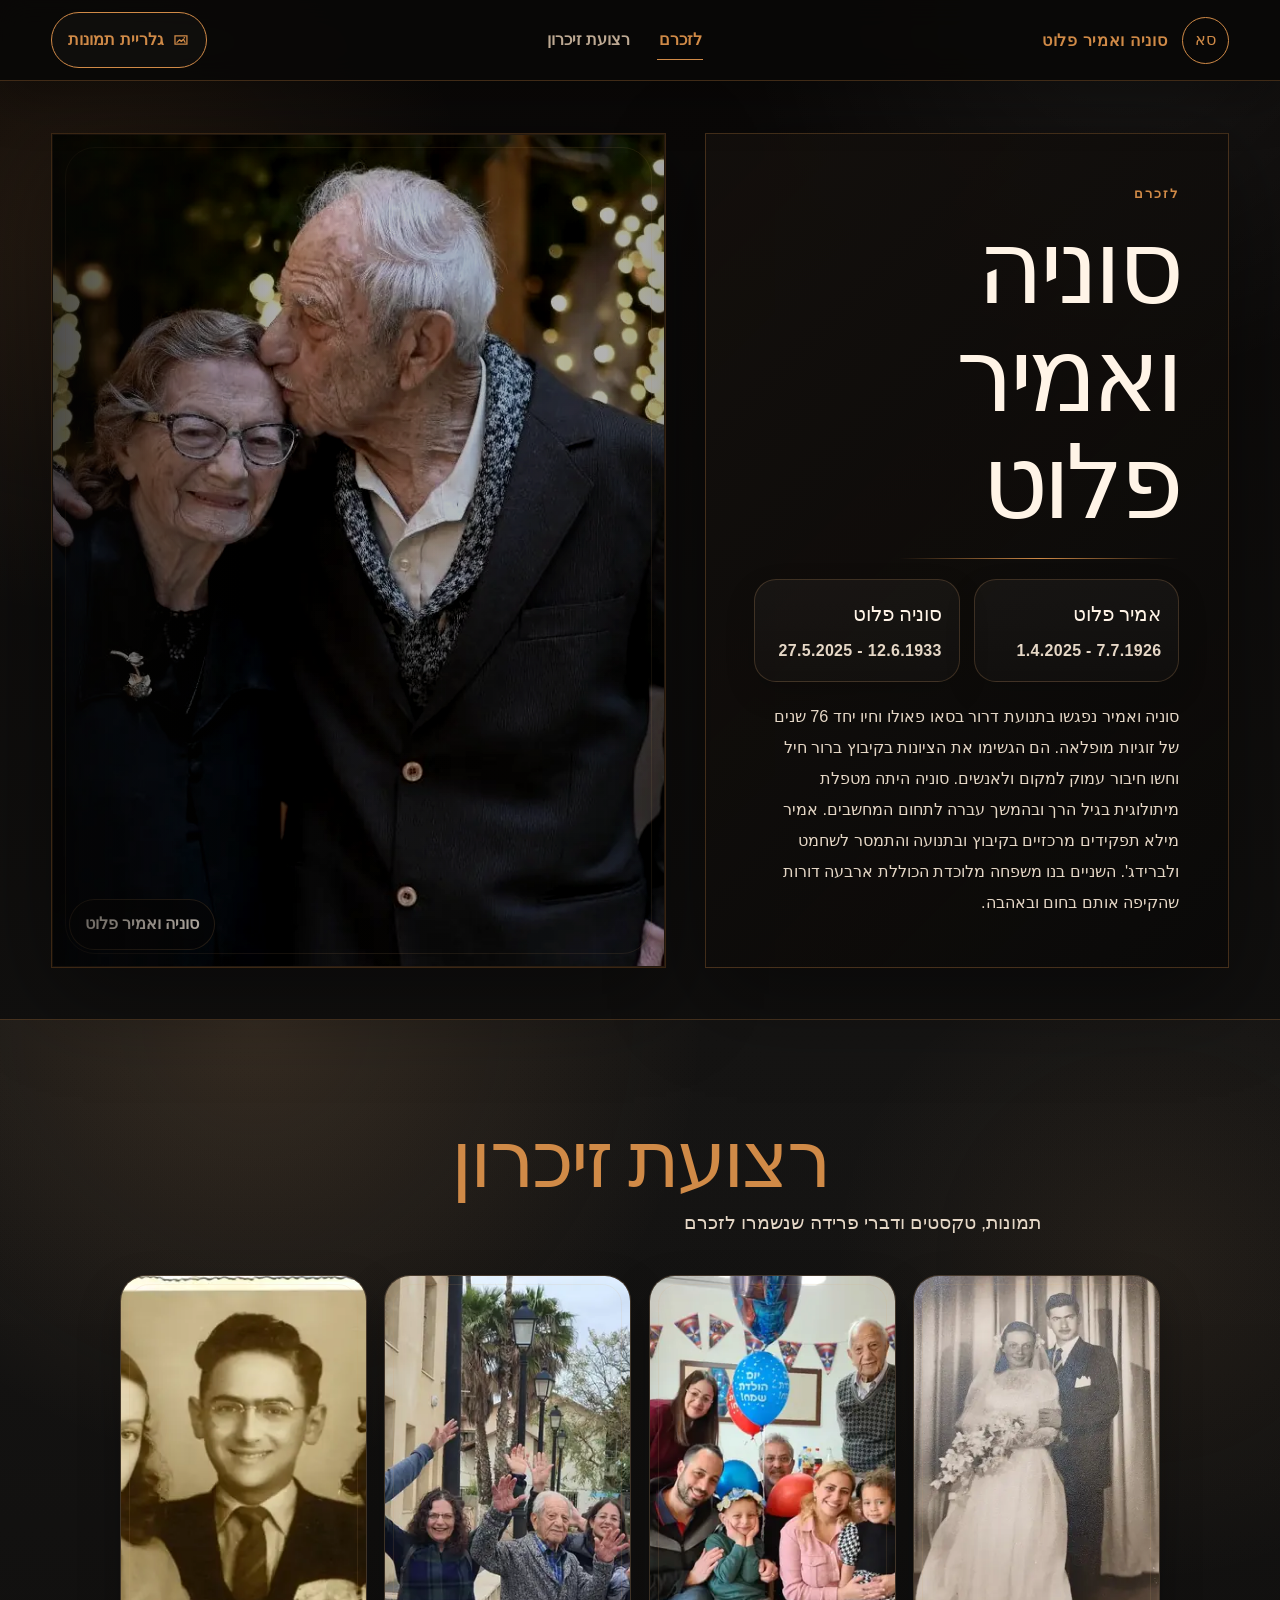
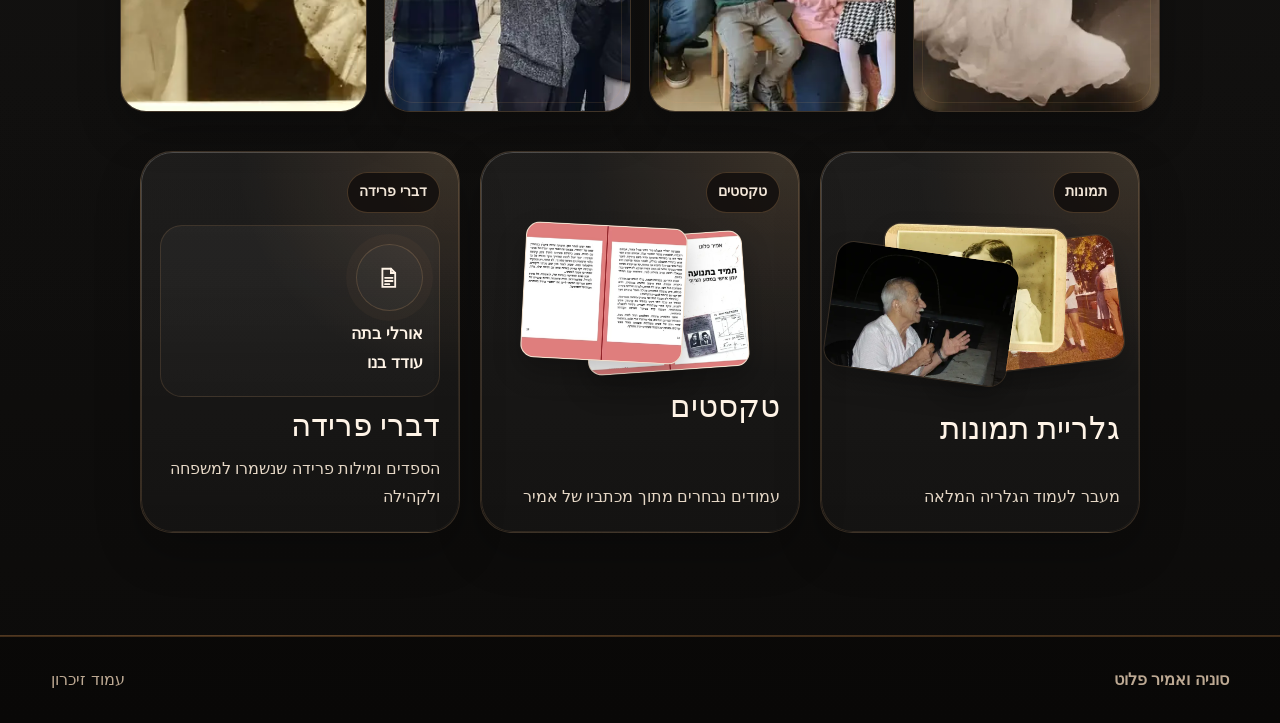
<file: index.html>
<!DOCTYPE html>
<html dir="rtl" lang="he">
<head>
  <meta charset="utf-8"/>
  <meta name="viewport" content="width=device-width, initial-scale=1"/>
  <title>סוניה ואמיר פלוט — עמוד זיכרון</title>
  <meta name="description" content="סוניה ואמיר נפגשו בתנועת דרור בסאו פאולו וחיו יחד 76 שנים של זוגיות מופלאה. הם הגשימו את הציונות בקיבוץ ברור חיל וחשו חיבור עמוק למקום ולאנשים."/>
  <meta property="og:type" content="website" />
  <meta property="og:title" content="סוניה ואמיר פלוט — עמוד זיכרון" />
  <meta property="og:description" content="סוניה ואמיר נפגשו בתנועת דרור בסאו פאולו וחיו יחד 76 שנים של זוגיות מופלאה. הם הגשימו את הציונות בקיבוץ ברור חיל." />
  <meta property="og:image" content="https://chengolz.github.io/gersh123/assets/shared-webp/photo-24.webp" />
  <meta property="og:url" content="https://chengolz.github.io/gersh123/index.html" />
  <meta name="twitter:card" content="summary_large_image" />
  <meta name="twitter:title" content="סוניה ואמיר פלוט — עמוד זיכרון" />
  <meta name="twitter:description" content="סוניה ואמיר נפגשו בתנועת דרור בסאו פאולו וחיו יחד 76 שנים של זוגיות מופלאה. הם הגשימו את הציונות בקיבוץ ברור חיל." />
  <meta name="twitter:image" content="https://chengolz.github.io/gersh123/assets/shared-webp/photo-24.webp" />
  <link rel="stylesheet" href="assets/css/site.css"/>
  <script defer src="assets/js/site.js"></script>
</head>
<body class="theme-museum final-black-page">
<div class="site-shell">
  <a class="skip-link" href="#main">דילוג לתוכן המרכזי</a>
  <header class="site-header">
    <a class="brand" href="index.html" aria-label="דף הבית">
      <span class="brand-mark">סא</span>
      <span>סוניה ואמיר פלוט</span>
    </a>
    <nav class="site-nav" aria-label="ניווט ראשי">
      <a href="#hero" class="is-active">לזכרם</a>
      <a href="#ribbon">רצועת זיכרון</a>
    </nav>
    <a class="header-cta" href="gallery.html">
      <svg aria-hidden="true" focusable="false" viewBox="0 0 24 24"><path d="M4 6.5h16v11H4z" fill="none" stroke="currentColor" stroke-width="1.7"></path><path d="m6.7 15.2 3.5-3.4 2.3 2.2 2.8-3 2.1 4.2" fill="none" stroke="currentColor" stroke-linecap="round" stroke-linejoin="round" stroke-width="1.7"></path><circle cx="16.6" cy="9.2" fill="currentColor" r="1.1"></circle></svg>
      גלריית תמונות
    </a>
  </header>

  <main id="main" tabindex="-1">
    <section class="museum-hero hero-clean" id="hero" aria-labelledby="hero-title">
      <div class="museum-copy">
        <p class="eyebrow">לזכרם</p>
        <h1 id="hero-title">סוניה ואמיר פלוט</h1>
        <div aria-hidden="true" class="gold-line"></div>
        <div class="date-pair hero-dates-first">
          <div class="date-chip"><strong>אמיר פלוט</strong><span>7.7.1926 - 1.4.2025</span></div>
          <div class="date-chip"><strong>סוניה פלוט</strong><span>12.6.1933 - 27.5.2025</span></div>
        </div>
        <p class="lead unified-lead">סוניה ואמיר נפגשו בתנועת דרור בסאו פאולו וחיו יחד 76 שנים של זוגיות מופלאה. הם הגשימו את הציונות בקיבוץ ברור חיל וחשו חיבור עמוק למקום ולאנשים. סוניה היתה מטפלת מיתולוגית בגיל הרך ובהמשך עברה לתחום המחשבים. אמיר מילא תפקידים מרכזיים בקיבוץ ובתנועה והתמסר לשחמט ולברידג'. השניים בנו משפחה מלוכדת הכוללת ארבעה דורות שהקיפה אותם בחום ובאהבה.</p>
      </div>
      <div class="museum-cover">
        <figure class="photo-cover hero-photo ornate-frame" data-full="assets/shared-webp/photo-24.webp">
          <img src="assets/shared-webp/photo-24.webp" alt="סוניה ואמיר יחד" width="1275" height="866" loading="eager" decoding="async"/>
          <figcaption class="caption-pill">סוניה ואמיר פלוט</figcaption>
        </figure>
</div>
    </section>

    <section id="ribbon" class="section ribbon-cards-section memory-hub-section" aria-labelledby="ribbon-title">
      <div class="container">
        <div class="section-heading">
          <h2 id="ribbon-title" class="section-title">רצועת זיכרון</h2>
          <p class="section-note">תמונות, טקסטים ודברי פרידה שנשמרו לזכרם</p>
        </div>
        <div class="memory-strip-photos" aria-label="תמונות נבחרות מתוך האלבום">
          <figure class="memory-photo-small ornate-frame photo-cover" data-full="assets/shared-webp/photo-14.webp">
            <img src="assets/thumbs-webp/photo-14.webp" alt="תמונת חתונה של סוניה ואמיר" width="360" height="640" loading="lazy" decoding="async"/>
          </figure>
          <figure class="memory-photo-small ornate-frame photo-cover" data-full="assets/shared-webp/photo-11.webp">
            <img src="assets/thumbs-webp/photo-11.webp" alt="מפגש משפחתי רחב" width="640" height="480" loading="lazy" decoding="async"/>
          </figure>
          <figure class="memory-photo-small ornate-frame photo-cover" data-full="assets/shared-webp/photo-17.webp">
            <img src="assets/thumbs-webp/photo-17.webp" alt="משפחה מטיילת יחד" width="640" height="480" loading="lazy" decoding="async"/>
          </figure>
          <figure class="memory-photo-small ornate-frame photo-cover" data-full="assets/shared-webp/photo-19.webp">
            <img src="assets/thumbs-webp/photo-19.webp" alt="דיוקן משפחתי ישן" width="640" height="443" loading="lazy" decoding="async"/>
          </figure>
        </div>

        <div class="memory-actions-center">
          <a class="memory-tile action-tile" href="gallery.html">
            <span class="tile-topper">תמונות</span>
            <span class="tile-icon-stack">
              <img src="assets/thumbs-webp/photo-18.webp" alt="" width="640" height="464" loading="lazy" decoding="async"/>
              <img src="assets/thumbs-webp/photo-20.webp" alt="" width="640" height="435" loading="lazy" decoding="async"/>
              <img src="assets/thumbs-webp/photo-21.webp" alt="" width="640" height="480" loading="lazy" decoding="async"/>
            </span>
            <span class="tile-title">גלריית תמונות</span>
            <span class="tile-text">מעבר לעמוד הגלריה המלאה</span>
          </a>

          <button type="button" class="memory-tile action-tile" data-modal-target="texts-modal" aria-controls="texts-modal" aria-expanded="false">
            <span class="tile-topper">טקסטים</span>
            <span class="writing-preview-stack" aria-hidden="true">
              <img src="assets/thumbs-webp/photo-25.webp" alt="" width="640" height="443" loading="lazy" decoding="async"/>
              <img src="assets/thumbs-webp/photo-26.webp" alt="" width="640" height="443" loading="lazy" decoding="async"/>
            </span>
            <span class="tile-title">טקסטים</span>
            <span class="tile-text">עמודים נבחרים מתוך מכתביו של אמיר</span>
          </button>

          <button type="button" class="memory-tile action-tile" data-modal-target="farewell-modal" aria-controls="farewell-modal" aria-expanded="false">
            <span class="tile-topper">דברי פרידה</span>
            <span class="doc-preview doc-preview-card">
              <span class="doc-preview-ico"><svg aria-hidden="true" focusable="false" viewBox="0 0 24 24"><path d="M6 3.5h8l4 4v13H6z" fill="none" stroke="currentColor" stroke-width="1.7"></path><path d="M14 3.5v4h4M8.5 12h7M8.5 15h7M8.5 18h4" fill="none" stroke="currentColor" stroke-linecap="round" stroke-width="1.7"></path></svg></span>
              <span>אורלי בתה<br/>עודד בנו</span>
            </span>
            <span class="tile-title">דברי פרידה</span>
            <span class="tile-text">הספדים ומילות פרידה שנשמרו למשפחה ולקהילה</span>
          </button>
        </div>
      </div>
    </section>
  </main>

  <footer class="footer">
    <div class="footer-inner">
      <strong>סוניה ואמיר פלוט</strong>
      <span>עמוד זיכרון</span>
    </div>
  </footer>
  <div class="memory-modal" id="texts-modal" hidden aria-hidden="true">
    <div class="memory-modal-dialog" role="dialog" aria-modal="true" aria-labelledby="texts-title">
      <button type="button" class="memory-modal-close" data-modal-close aria-label="סגירה"><svg aria-hidden="true" fill="none" viewBox="0 0 24 24"><path d="M6 6l12 12M18 6 6 18" stroke="currentColor" stroke-linecap="round" stroke-width="2"></path></svg></button>
      <div class="memory-modal-head"><h3 id="texts-title">טקסטים</h3></div>
      <div class="memory-modal-grid writings-modal-grid">
        <figure class="photo-frame photo-contain ornate-frame writing-card" data-full="assets/shared-webp/photo-25.webp"><img src="assets/thumbs-webp/photo-25.webp" alt="מכתביו עמוד ראשון" width="640" height="443" loading="lazy" decoding="async"/><figcaption class="caption-bar"><strong>מכתביו</strong><span>עמוד ראשון</span></figcaption></figure>
        <figure class="photo-frame photo-contain ornate-frame writing-card" data-full="assets/shared-webp/photo-26.webp"><img src="assets/thumbs-webp/photo-26.webp" alt="מכתביו עמוד שני" width="640" height="443" loading="lazy" decoding="async"/><figcaption class="caption-bar"><strong>מכתביו</strong><span>עמוד שני</span></figcaption></figure>
      </div>
    </div>
  </div>

  <div class="memory-modal" id="farewell-modal" hidden aria-hidden="true">
    <div class="memory-modal-dialog" role="dialog" aria-modal="true" aria-labelledby="farewell-title">
      <button type="button" class="memory-modal-close" data-modal-close aria-label="סגירה"><svg aria-hidden="true" fill="none" viewBox="0 0 24 24"><path d="M6 6l12 12M18 6 6 18" stroke="currentColor" stroke-linecap="round" stroke-width="2"></path></svg></button>
      <div class="memory-modal-head"><h3 id="farewell-title">דברי פרידה</h3></div>
      <div class="memory-modal-grid doc-grid modal-doc-grid">
        <a class="doc-card refined-card" href="assets/docs/farewell-sonia.pdf" target="_blank" rel="noopener noreferrer">
          <span class="doc-ico"><svg aria-hidden="true" focusable="false" viewBox="0 0 24 24"><path d="M6 3.5h8l4 4v13H6z" fill="none" stroke="currentColor" stroke-width="1.7"></path><path d="M14 3.5v4h4M8.5 12h7M8.5 15h7M8.5 18h4" fill="none" stroke="currentColor" stroke-linecap="round" stroke-width="1.7"></path></svg></span>
          <strong>דברי פרידה לסוניה</strong>
          <h3>אורלי בתה</h3>
          <p>לפתיחת המסמך המלא</p>
        </a>
        <a class="doc-card refined-card" href="assets/docs/farewell-amir.pdf" target="_blank" rel="noopener noreferrer">
          <span class="doc-ico"><svg aria-hidden="true" focusable="false" viewBox="0 0 24 24"><path d="M6 3.5h8l4 4v13H6z" fill="none" stroke="currentColor" stroke-width="1.7"></path><path d="M14 3.5v4h4M8.5 12h7M8.5 15h7M8.5 18h4" fill="none" stroke="currentColor" stroke-linecap="round" stroke-width="1.7"></path></svg></span>
          <strong>דברי פרידה לאמיר</strong>
          <h3>עודד בנו</h3>
          <p>לפתיחת המסמך המלא</p>
        </a>
      </div>
    </div>
  </div>

  <div class="lightbox" data-lightbox aria-hidden="true" aria-label="תצוגת תמונה מוגדלת">
    <button type="button" class="lightbox-close" data-lightbox-close aria-label="סגירת תמונה">
      <svg aria-hidden="true" fill="none" viewBox="0 0 24 24"><path d="M6 6l12 12M18 6 6 18" stroke="currentColor" stroke-linecap="round" stroke-width="2"></path></svg>
    </button>
    <img data-lightbox-img alt="תמונה מוגדלת מתוך אלבום הזיכרון"/>
  </div>
</div>
</body>
</html>
</file>
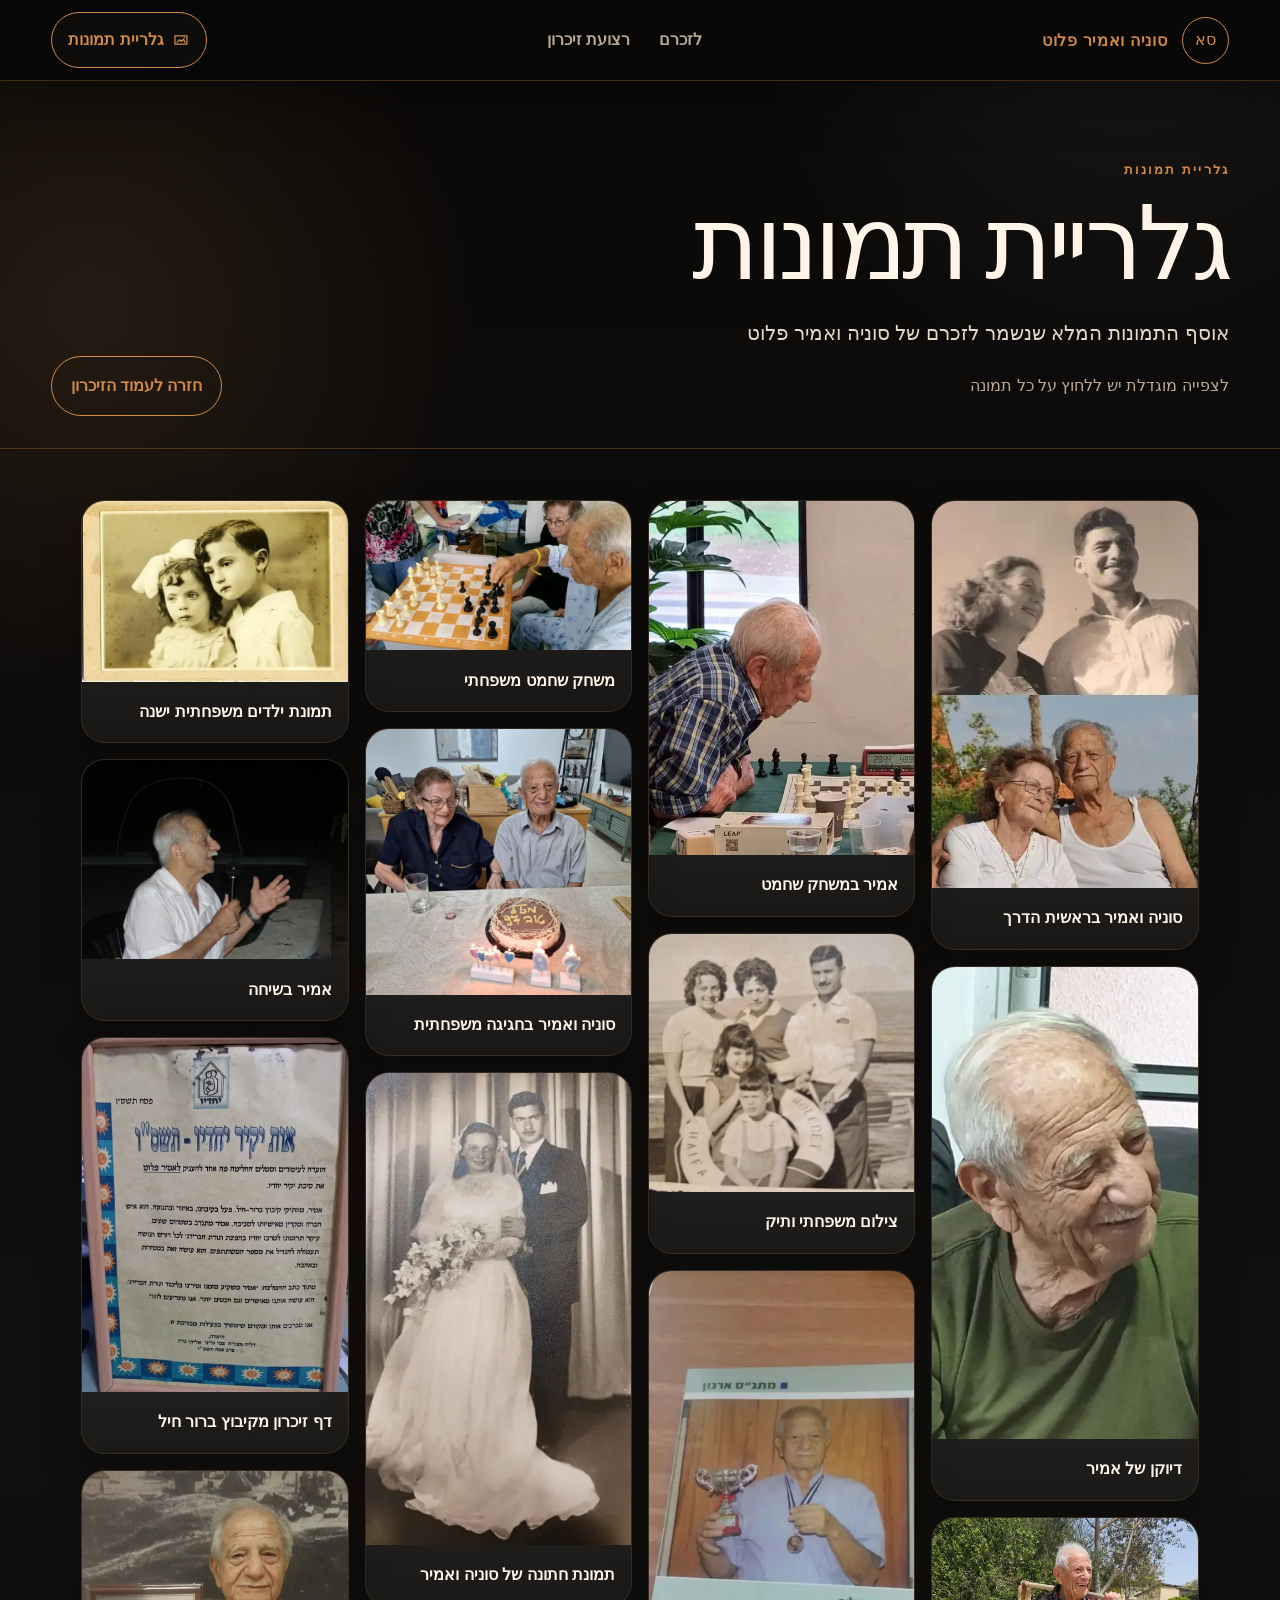
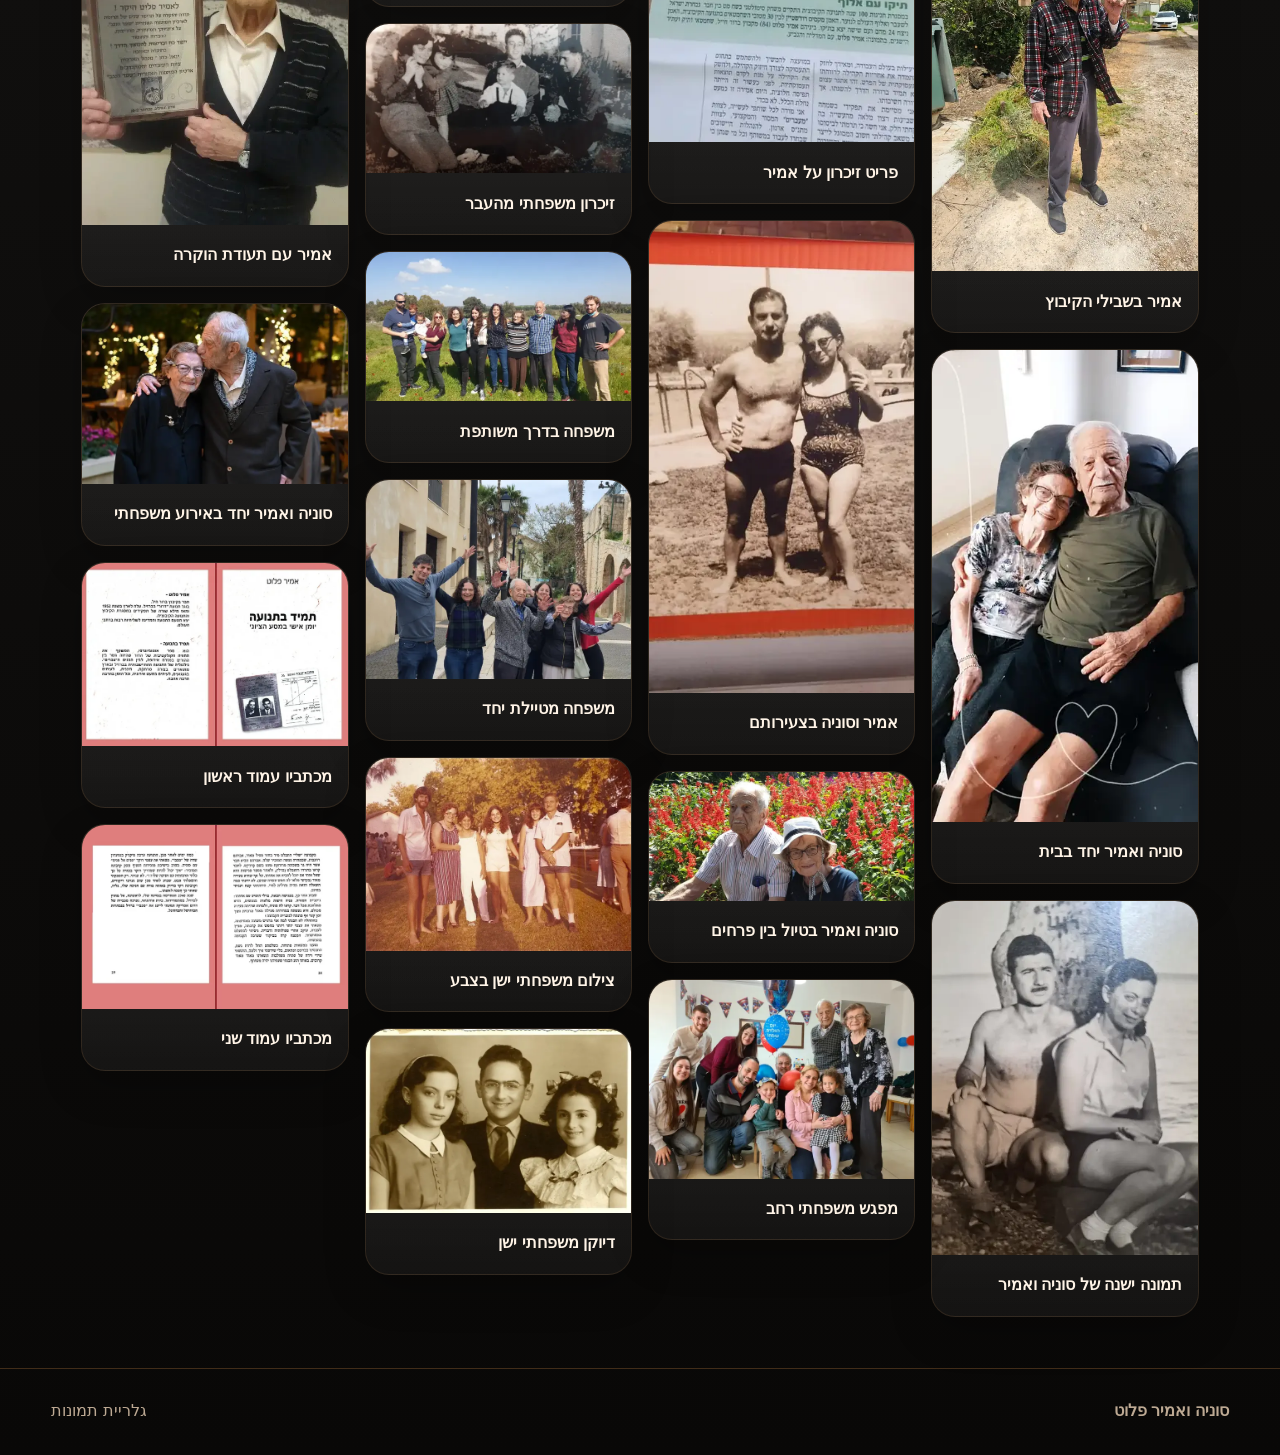
<file: gallery.html>
<!DOCTYPE html>
<html dir="rtl" lang="he">
<head>
  <meta charset="utf-8"/>
  <meta name="viewport" content="width=device-width, initial-scale=1"/>
  <title>סוניה ואמיר פלוט — גלריית תמונות</title>
  <meta name="description" content="גלריית התמונות המלאה מתוך עמוד הזיכרון של סוניה ואמיר פלוט."/>
  <meta property="og:type" content="website" />
  <meta property="og:title" content="סוניה ואמיר פלוט — גלריית תמונות" />
  <meta property="og:description" content="גלריית התמונות המלאה מתוך עמוד הזיכרון של סוניה ואמיר פלוט." />
  <meta property="og:image" content="https://chengolz.github.io/gersh123/assets/shared-webp/photo-24.webp" />
  <meta property="og:url" content="https://chengolz.github.io/gersh123/gallery.html" />
  <meta name="twitter:card" content="summary_large_image" />
  <meta name="twitter:title" content="סוניה ואמיר פלוט — גלריית תמונות" />
  <meta name="twitter:description" content="גלריית התמונות המלאה מתוך עמוד הזיכרון של סוניה ואמיר פלוט." />
  <meta name="twitter:image" content="https://chengolz.github.io/gersh123/assets/shared-webp/photo-24.webp" />
  <link rel="stylesheet" href="assets/css/site.css"/>
  <script defer src="assets/js/site.js"></script>
</head>
<body class="theme-museum final-black-page">
<div class="site-shell">
  <a class="skip-link" href="#main">דילוג לתוכן המרכזי</a>

  <header class="site-header">
    <a class="brand" href="index.html" aria-label="דף הבית">
      <span class="brand-mark">סא</span>
      <span>סוניה ואמיר פלוט</span>
    </a>
    <nav class="site-nav" aria-label="ניווט ראשי">
      <a href="index.html#hero">לזכרם</a>
      <a href="index.html#ribbon">רצועת זיכרון</a>
    </nav>
    <a class="header-cta" href="gallery.html" aria-current="page">
      <svg aria-hidden="true" focusable="false" viewBox="0 0 24 24"><path d="M4 6.5h16v11H4z" fill="none" stroke="currentColor" stroke-width="1.7"></path><path d="m6.7 15.2 3.5-3.4 2.3 2.2 2.8-3 2.1 4.2" fill="none" stroke="currentColor" stroke-linecap="round" stroke-linejoin="round" stroke-width="1.7"></path><circle cx="16.6" cy="9.2" fill="currentColor" r="1.1"></circle></svg>
      גלריית תמונות
    </a>
  </header>

  <main id="main" tabindex="-1">
    <section class="gallery-hero clean-gallery-hero">
      <div class="gallery-hero-inner">
        <div>
          <p class="eyebrow">גלריית תמונות</p>
          <h1>גלריית תמונות</h1>
          <p class="lead">אוסף התמונות המלא שנשמר לזכרם של סוניה ואמיר פלוט</p>
          <p class="muted">לצפייה מוגדלת יש ללחוץ על כל תמונה</p>
        </div>
        <div class="gallery-actions">
          <a class="btn secondary" href="index.html">חזרה לעמוד הזיכרון</a>
        </div>
      </div>
    </section>

    <section aria-label="גלריית תמונות מלאה" class="container gallery-masonry refined-gallery-masonry">
      <figure class="gallery-card refined-gallery-card" data-full="assets/shared-webp/photo-01.webp"><img src="assets/thumbs-webp/photo-01.webp" alt="סוניה ואמיר בראשית הדרך" width="439" height="640" loading="eager" decoding="async"/><figcaption>סוניה ואמיר בראשית הדרך</figcaption></figure>
      <figure class="gallery-card refined-gallery-card" data-full="assets/shared-webp/photo-02.webp"><img src="assets/thumbs-webp/photo-02.webp" alt="דיוקן של אמיר" width="360" height="640" loading="eager" decoding="async"/><figcaption>דיוקן של אמיר</figcaption></figure>
      <figure class="gallery-card refined-gallery-card" data-full="assets/shared-webp/photo-03.webp"><img src="assets/thumbs-webp/photo-03.webp" alt="אמיר בשבילי הקיבוץ" width="480" height="640" loading="eager" decoding="async"/><figcaption>אמיר בשבילי הקיבוץ</figcaption></figure>
      <figure class="gallery-card refined-gallery-card" data-full="assets/shared-webp/photo-04.webp"><img src="assets/thumbs-webp/photo-04.webp" alt="סוניה ואמיר יחד בבית" width="360" height="640" loading="eager" decoding="async"/><figcaption>סוניה ואמיר יחד בבית</figcaption></figure>
      <figure class="gallery-card refined-gallery-card" data-full="assets/shared-webp/photo-05.webp"><img src="assets/thumbs-webp/photo-05.webp" alt="תמונה ישנה של סוניה ואמיר" width="480" height="640" loading="eager" decoding="async"/><figcaption>תמונה ישנה של סוניה ואמיר</figcaption></figure>
      <figure class="gallery-card refined-gallery-card" data-full="assets/shared-webp/photo-06.webp"><img src="assets/thumbs-webp/photo-06.webp" alt="אמיר במשחק שחמט" width="480" height="640" loading="eager" decoding="async"/><figcaption>אמיר במשחק שחמט</figcaption></figure>
      <figure class="gallery-card refined-gallery-card" data-full="assets/shared-webp/photo-07.webp"><img src="assets/thumbs-webp/photo-07.webp" alt="צילום משפחתי ותיק" width="640" height="622" loading="lazy" decoding="async"/><figcaption>צילום משפחתי ותיק</figcaption></figure>
      <figure class="gallery-card refined-gallery-card" data-full="assets/shared-webp/photo-08.webp"><img src="assets/thumbs-webp/photo-08.webp" alt="פריט זיכרון על אמיר" width="360" height="640" loading="lazy" decoding="async"/><figcaption>פריט זיכרון על אמיר</figcaption></figure>
      <figure class="gallery-card refined-gallery-card" data-full="assets/shared-webp/photo-09.webp"><img src="assets/thumbs-webp/photo-09.webp" alt="אמיר וסוניה בצעירותם" width="360" height="640" loading="lazy" decoding="async"/><figcaption>אמיר וסוניה בצעירותם</figcaption></figure>
      <figure class="gallery-card refined-gallery-card" data-full="assets/shared-webp/photo-10.webp"><img src="assets/thumbs-webp/photo-10.webp" alt="סוניה ואמיר בטיול בין פרחים" width="640" height="311" loading="lazy" decoding="async"/><figcaption>סוניה ואמיר בטיול בין פרחים</figcaption></figure>
      <figure class="gallery-card refined-gallery-card" data-full="assets/shared-webp/photo-11.webp"><img src="assets/thumbs-webp/photo-11.webp" alt="מפגש משפחתי רחב" width="640" height="480" loading="lazy" decoding="async"/><figcaption>מפגש משפחתי רחב</figcaption></figure>
      <figure class="gallery-card refined-gallery-card" data-full="assets/shared-webp/photo-12.webp"><img src="assets/thumbs-webp/photo-12.webp" alt="משחק שחמט משפחתי" width="640" height="360" loading="lazy" decoding="async"/><figcaption>משחק שחמט משפחתי</figcaption></figure>
      <figure class="gallery-card refined-gallery-card" data-full="assets/shared-webp/photo-13.webp"><img src="assets/thumbs-webp/photo-13.webp" alt="סוניה ואמיר בחגיגה משפחתית" width="640" height="640" loading="lazy" decoding="async"/><figcaption>סוניה ואמיר בחגיגה משפחתית</figcaption></figure>
      <figure class="gallery-card refined-gallery-card" data-full="assets/shared-webp/photo-14.webp"><img src="assets/thumbs-webp/photo-14.webp" alt="תמונת חתונה של סוניה ואמיר" width="360" height="640" loading="lazy" decoding="async"/><figcaption>תמונת חתונה של סוניה ואמיר</figcaption></figure>
      <figure class="gallery-card refined-gallery-card" data-full="assets/shared-webp/photo-15.webp"><img src="assets/thumbs-webp/photo-15.webp" alt="זיכרון משפחתי מהעבר" width="640" height="360" loading="lazy" decoding="async"/><figcaption>זיכרון משפחתי מהעבר</figcaption></figure>
      <figure class="gallery-card refined-gallery-card" data-full="assets/shared-webp/photo-16.webp"><img src="assets/thumbs-webp/photo-16.webp" alt="משפחה בדרך משותפת" width="640" height="360" loading="lazy" decoding="async"/><figcaption>משפחה בדרך משותפת</figcaption></figure>
      <figure class="gallery-card refined-gallery-card" data-full="assets/shared-webp/photo-17.webp"><img src="assets/thumbs-webp/photo-17.webp" alt="משפחה מטיילת יחד" width="640" height="480" loading="lazy" decoding="async"/><figcaption>משפחה מטיילת יחד</figcaption></figure>
      <figure class="gallery-card refined-gallery-card" data-full="assets/shared-webp/photo-18.webp"><img src="assets/thumbs-webp/photo-18.webp" alt="צילום משפחתי ישן בצבע" width="640" height="464" loading="lazy" decoding="async"/><figcaption>צילום משפחתי ישן בצבע</figcaption></figure>
      <figure class="gallery-card refined-gallery-card" data-full="assets/shared-webp/photo-19.webp"><img src="assets/thumbs-webp/photo-19.webp" alt="דיוקן משפחתי ישן" width="640" height="443" loading="lazy" decoding="async"/><figcaption>דיוקן משפחתי ישן</figcaption></figure>
      <figure class="gallery-card refined-gallery-card" data-full="assets/shared-webp/photo-20.webp"><img src="assets/thumbs-webp/photo-20.webp" alt="תמונת ילדים משפחתית ישנה" width="640" height="435" loading="lazy" decoding="async"/><figcaption>תמונת ילדים משפחתית ישנה</figcaption></figure>
      <figure class="gallery-card refined-gallery-card" data-full="assets/shared-webp/photo-21.webp"><img src="assets/thumbs-webp/photo-21.webp" alt="אמיר בשיחה" width="640" height="480" loading="lazy" decoding="async"/><figcaption>אמיר בשיחה</figcaption></figure>
      <figure class="gallery-card refined-gallery-card" data-full="assets/shared-webp/photo-22.webp"><img src="assets/thumbs-webp/photo-22.webp" alt="דף זיכרון מקיבוץ ברור חיל" width="480" height="640" loading="lazy" decoding="async"/><figcaption>דף זיכרון מקיבוץ ברור חיל</figcaption></figure>
      <figure class="gallery-card refined-gallery-card" data-full="assets/shared-webp/photo-23.webp"><img src="assets/thumbs-webp/photo-23.webp" alt="אמיר עם תעודת הוקרה" width="480" height="640" loading="lazy" decoding="async"/><figcaption>אמיר עם תעודת הוקרה</figcaption></figure>
      <figure class="gallery-card refined-gallery-card" data-full="assets/shared-webp/photo-24.webp"><img src="assets/thumbs-webp/photo-24.webp" alt="סוניה ואמיר יחד באירוע משפחתי" width="640" height="435" loading="lazy" decoding="async"/><figcaption>סוניה ואמיר יחד באירוע משפחתי</figcaption></figure>
      <figure class="gallery-card refined-gallery-card" data-full="assets/shared-webp/photo-25.webp"><img src="assets/thumbs-webp/photo-25.webp" alt="מכתביו עמוד ראשון" width="640" height="443" loading="lazy" decoding="async"/><figcaption>מכתביו עמוד ראשון</figcaption></figure>
      <figure class="gallery-card refined-gallery-card" data-full="assets/shared-webp/photo-26.webp"><img src="assets/thumbs-webp/photo-26.webp" alt="מכתביו עמוד שני" width="640" height="443" loading="lazy" decoding="async"/><figcaption>מכתביו עמוד שני</figcaption></figure>
    </section>
  </main>

  <footer class="footer">
    <div class="footer-inner">
      <strong>סוניה ואמיר פלוט</strong>
      <span>גלריית תמונות</span>
    </div>
  </footer>

  <div class="lightbox" data-lightbox aria-hidden="true" aria-label="תצוגת תמונה מוגדלת">
    <button type="button" class="lightbox-close" data-lightbox-close aria-label="סגירת תמונה">
      <svg aria-hidden="true" fill="none" viewBox="0 0 24 24"><path d="M6 6l12 12M18 6 6 18" stroke="currentColor" stroke-linecap="round" stroke-width="2"></path></svg>
    </button>
    <img data-lightbox-img alt="תמונה מוגדלת מתוך אלבום הזיכרון"/>
  </div>
</div>
</body>
</html>
</file>
<file: assets/css/site.css>
:root{
  color-scheme: dark;
  --serif: Georgia, 'Times New Roman', serif;
  --sans: Arial, 'Segoe UI', sans-serif;
  --pad: clamp(1rem, 4vw, 4.5rem);
  --content: 1220px;
  --radius: 24px;
  --radius-lg: 38px;
  --shadow: 0 26px 90px rgba(0,0,0,.42);
}
*{box-sizing:border-box}
html{scroll-behavior:smooth;scroll-padding-top:100px}
html.has-lightbox{overflow:hidden}
body{margin:0;direction:rtl;text-align:right;font-family:var(--sans);line-height:1.78;background:var(--bg);color:var(--text);overflow-x:hidden}
a{color:inherit;text-decoration:none}
img{display:block;max-inline-size:100%;block-size:auto}
button{font:inherit;color:inherit}
svg{inline-size:1.12em;block-size:1.12em;vertical-align:-.18em}
.skip-link{position:absolute;inset-block-start:.8rem;inset-inline-start:.8rem;z-index:1000;transform:translateY(-160%);padding:.75rem 1rem;border-radius:999px;background:#fff;color:#111;transition:transform .18s ease}.skip-link:focus{transform:translateY(0)}
.site-shell{min-block-size:100vh;background:var(--texture)}
.site-header{position:sticky;inset-block-start:0;z-index:60;display:grid;grid-template-columns:auto 1fr auto;gap:1rem;align-items:center;padding-block:.78rem;padding-inline:var(--pad);border-block-end:1px solid var(--line);background:rgba(var(--header-rgb),.94);backdrop-filter:blur(14px);box-shadow:0 18px 50px rgba(0,0,0,.28)}
.brand{display:inline-flex;align-items:center;gap:.82rem;color:var(--accent);font-weight:900;letter-spacing:.04em;white-space:nowrap}.brand-mark{inline-size:2.95rem;block-size:2.95rem;display:grid;place-items:center;border:1px solid currentColor;border-radius:50%;font-family:var(--serif);font-weight:400;letter-spacing:0}.brand small{display:block;color:var(--muted);font-size:.72rem;font-weight:700;letter-spacing:0;line-height:1.2}.site-nav{display:flex;justify-content:center;align-items:center;gap:clamp(.65rem,2vw,2rem);color:var(--muted);font-weight:800}.site-nav a{position:relative;padding:.48rem .08rem}.site-nav a::after{content:'';position:absolute;inset-inline:0;inset-block-end:.16rem;block-size:1px;background:currentColor;transform:scaleX(0);transform-origin:center;transition:transform .2s ease}.site-nav a:hover::after,.site-nav .is-active::after{transform:scaleX(1)}.header-cta{display:inline-flex;align-items:center;gap:.5rem;border:1px solid var(--accent);padding:.78rem 1rem;border-radius:999px;color:var(--accent);font-weight:900;background:rgba(255,255,255,.025)}.header-cta:hover{background:var(--accent);color:var(--btn-text)}
.container{max-inline-size:var(--content);margin-inline:auto;padding-inline:var(--pad)}
.section{padding-block:clamp(4.2rem,8vw,7.5rem)}
.eyebrow{margin:0 0 .6rem;color:var(--accent);font-weight:900;letter-spacing:.16em;text-transform:uppercase;font-size:.82rem}
h1,h2,h3,p{margin-block-start:0}h1,h2,h3{font-family:var(--serif);font-weight:500;line-height:1.05}h1{font-size:clamp(3.7rem,8vw,8rem);letter-spacing:-.045em;margin-block-end:1rem}h2{font-size:clamp(2.4rem,5vw,5.4rem);letter-spacing:-.035em;margin-block-end:1rem}h3{font-size:clamp(1.4rem,2vw,2.1rem);margin-block-end:.55rem}.lead{font-size:clamp(1.06rem,1.6vw,1.35rem);color:var(--soft);max-inline-size:760px}.muted{color:var(--muted)}.gold-line{inline-size:min(280px,50vw);block-size:1px;background:linear-gradient(90deg,transparent,var(--accent),transparent);margin-block:1.25rem}.btn-row{display:flex;gap:.85rem;flex-wrap:wrap;margin-block-start:1.5rem}.btn{display:inline-flex;align-items:center;justify-content:center;gap:.55rem;border:1px solid var(--accent);background:var(--accent);color:var(--btn-text);padding:.92rem 1.15rem;border-radius:999px;font-weight:900;min-inline-size:150px}.btn.secondary{background:transparent;color:var(--accent)}.btn:hover{filter:brightness(1.08)}
.photo-cover,.photo-contain{margin:0;cursor:pointer}.photo-cover img{inline-size:100%;block-size:100%;object-fit:cover}.photo-contain{display:grid;place-items:center}.photo-contain img{inline-size:100%;block-size:100%;object-fit:contain}.photo-frame{position:relative;border:1px solid var(--line);background:rgba(255,255,255,.045);box-shadow:var(--shadow);overflow:hidden}.photo-frame::after{content:'';position:absolute;inset:0;pointer-events:none;background:linear-gradient(180deg,transparent,rgba(0,0,0,.24))}.caption{position:absolute;z-index:2;inset-inline:1rem;inset-block-end:1rem;padding:.75rem .9rem;border:1px solid rgba(255,255,255,.16);background:rgba(0,0,0,.48);backdrop-filter:blur(10px);color:var(--text);font-weight:900}
.doc-grid{display:grid;grid-template-columns:repeat(2,minmax(0,1fr));gap:1rem}.doc-card{display:block;position:relative;min-block-size:250px;padding:clamp(1.25rem,2.5vw,2rem);border:1px solid var(--line);border-radius:var(--radius);background:linear-gradient(135deg,rgba(255,255,255,.065),rgba(255,255,255,.025));box-shadow:var(--shadow)}.doc-card .doc-ico{inline-size:2.2rem;block-size:2.2rem;color:var(--accent);margin-block-end:1rem}.doc-card strong{display:block;color:var(--accent);margin-block-end:.4rem}.doc-card p{color:var(--soft)}.doc-card:hover{transform:translateY(-2px);transition:transform .18s ease}
.lightbox{position:fixed;inset:0;z-index:1000;display:none;place-items:center;padding:1rem;background:rgba(0,0,0,.88)}.lightbox.is-open{display:grid}.lightbox img{max-inline-size:min(96vw,1200px);max-block-size:88vh;object-fit:contain;border-radius:18px;box-shadow:0 30px 120px #000}.lightbox-close{position:fixed;inset-block-start:1rem;inset-inline-end:1rem;inline-size:3rem;block-size:3rem;border:1px solid rgba(255,255,255,.25);border-radius:50%;background:rgba(0,0,0,.45);display:grid;place-items:center;cursor:pointer}
.footer{padding:1.8rem var(--pad);border-block-start:1px solid var(--line);color:var(--muted)}.footer-inner{max-inline-size:var(--content);margin-inline:auto;display:flex;justify-content:space-between;gap:1rem;flex-wrap:wrap}

/* Museum black */
.theme-museum{--bg:#090807;--header-rgb:9,8,7;--card:#14100d;--text:#fff4e7;--soft:#e5d7c6;--muted:#bda993;--accent:#d08a47;--accent-2:#f3c079;--line:rgba(208,138,71,.28);--btn-text:#130d08;--texture:radial-gradient(circle at 7% 10%,rgba(208,138,71,.13),transparent 24rem),radial-gradient(circle at 88% 0%,rgba(255,255,255,.06),transparent 24rem),linear-gradient(180deg,#0b0908,#11100f 45%,#090807)}
.museum-hero{max-inline-size:1460px;margin-inline:auto;padding:clamp(1.4rem,4vw,4.2rem) var(--pad);display:grid;grid-template-columns:.92fr 1.08fr;gap:clamp(1rem,3vw,3rem);align-items:stretch;min-block-size:min(820px,calc(100vh - 90px))}.museum-copy{position:relative;z-index:2;align-self:center;padding:clamp(1.3rem,3.8vw,3.3rem);border:1px solid var(--line);background:linear-gradient(135deg,rgba(20,16,13,.92),rgba(9,8,7,.76));box-shadow:var(--shadow)}.museum-copy h1 span{color:var(--accent)}.museum-cover{position:relative;min-block-size:580px;border:1px solid var(--line);background:#050403;box-shadow:var(--shadow);overflow:hidden}.museum-cover .photo-cover{block-size:100%}.museum-cover img{filter:saturate(.74) contrast(1.12) brightness(.82);object-position:53% 44%}.museum-cover::after{content:'';position:absolute;inset:0;background:linear-gradient(90deg,rgba(9,8,7,.66),rgba(9,8,7,.06) 46%,rgba(9,8,7,.18));pointer-events:none}.museum-plaque{position:absolute;z-index:2;inset-inline-end:clamp(1rem,3vw,2rem);inset-block-end:clamp(1rem,3vw,2rem);max-inline-size:430px;padding:1.15rem;border:1px solid var(--line);background:rgba(9,8,7,.72);backdrop-filter:blur(10px)}
.memory-ribbon{padding-block:clamp(2.8rem,5vw,5rem);padding-inline:var(--pad);border-block:1px solid var(--line);background:linear-gradient(90deg,rgba(208,138,71,.1),rgba(255,255,255,.035),rgba(208,138,71,.1))}.ribbon-inner{max-inline-size:var(--content);margin-inline:auto;display:grid;grid-template-columns:.86fr 1.32fr .86fr;gap:1px;background:var(--line);border:1px solid var(--line)}.ribbon-panel{padding:clamp(1.25rem,3vw,2.2rem);background:var(--bg)}.ribbon-panel strong{display:block;color:var(--accent);font-family:var(--serif);font-size:clamp(1.35rem,2vw,2rem);font-weight:500}.ribbon-panel .date{display:block;color:var(--muted);margin-block-start:.25rem}.ribbon-center{text-align:center}.ribbon-center p{max-inline-size:680px;margin-inline:auto;color:var(--soft)}
.museum-waypoints{display:grid;grid-template-columns:.34fr .66fr;gap:clamp(1.5rem,4vw,4rem);align-items:start}.waypoint-aside{position:sticky;inset-block-start:110px}.waypoint-list{list-style:none;margin:0;padding:0;display:grid;gap:1rem}.waypoint-card{display:grid;grid-template-columns:5.2rem 1fr;gap:1rem;padding:1.25rem;border:1px solid var(--line);border-radius:var(--radius);background:linear-gradient(135deg,rgba(208,138,71,.09),rgba(255,255,255,.035));box-shadow:var(--shadow)}.waypoint-card time{color:var(--accent);font-weight:900}.waypoint-card p{color:var(--soft)}
.farewell-museum{background:linear-gradient(180deg,rgba(208,138,71,.07),transparent)}.farewell-layout{display:grid;grid-template-columns:1fr 1fr;gap:clamp(1rem,3vw,2.5rem);align-items:stretch}.farewell-quote{padding:clamp(1.4rem,4vw,3rem);border:1px solid var(--line);border-radius:var(--radius-lg);background:linear-gradient(135deg,rgba(255,255,255,.055),rgba(208,138,71,.06));box-shadow:var(--shadow)}.farewell-quote blockquote{margin:0;font-family:var(--serif);font-size:clamp(1.55rem,3vw,2.6rem);line-height:1.35;color:var(--text)}
.saved-moments{display:grid;grid-template-columns:1.05fr .95fr;gap:1rem;align-items:stretch}.saved-main{min-block-size:560px;border-radius:var(--radius-lg)}.saved-side{display:grid;grid-template-columns:1fr 1fr;gap:1rem}.saved-side figure{margin:0;border-radius:var(--radius);min-block-size:255px}.album-top{display:flex;align-items:end;justify-content:space-between;gap:1.5rem;flex-wrap:wrap}.album-note{max-inline-size:780px;color:var(--soft)}

/* Warm blue / plum */
.theme-warm{--bg:#101827;--header-rgb:16,24,39;--card:#1a2740;--text:#fff3e3;--soft:#e8dac8;--muted:#b8c4cf;--accent:#d9b46d;--accent-2:#86c7c2;--rose:#cc8ba0;--line:rgba(217,180,109,.28);--btn-text:#101827;--texture:radial-gradient(circle at 12% 7%,rgba(134,199,194,.20),transparent 30rem),radial-gradient(circle at 88% 10%,rgba(204,139,160,.19),transparent 28rem),linear-gradient(135deg,#0d1422,#17233c 48%,#2c1e31 100%)}
.warm-hero{padding:clamp(2rem,5vw,5.5rem) var(--pad) 0}.warm-hero-inner{max-inline-size:var(--content);margin-inline:auto;display:grid;grid-template-columns:.92fr 1.08fr;gap:clamp(1rem,4vw,4rem);align-items:center}.warm-copy{padding-block:clamp(1rem,4vw,4rem)}.warm-copy h1 span{color:var(--accent-2)}.warm-art{position:relative;min-block-size:660px;display:grid;place-items:center}.warm-art:before{content:'';position:absolute;inset:8% 6% 5% 16%;border:1px solid rgba(134,199,194,.38);border-radius:44% 56% 54% 46%;transform:rotate(8deg)}.warm-art:after{content:'';position:absolute;inset:15% 13% 12% 0;border:1px solid rgba(217,180,109,.35);border-radius:50%;transform:rotate(-10deg)}.warm-portrait{position:relative;z-index:1;inline-size:min(560px,86vw);aspect-ratio:4/5;border-radius:48% 48% 20% 20%;border:1px solid var(--line);box-shadow:var(--shadow);overflow:hidden}.warm-portrait img{object-position:55% 42%;filter:saturate(.9) contrast(1.04) brightness(.9)}.warm-badge{position:absolute;z-index:2;inset-inline-start:0;inset-block-end:8%;padding:1rem 1.15rem;border:1px solid var(--line);border-radius:22px;background:rgba(16,24,39,.82);box-shadow:var(--shadow);max-inline-size:300px}.warm-ribbon{padding-block:clamp(3rem,6vw,5rem)}.constellation{display:grid;grid-template-columns:repeat(4,minmax(0,1fr));gap:1rem}.constellation-card{position:relative;padding:1.35rem;border:1px solid var(--line);border-radius:var(--radius);background:rgba(255,255,255,.06);box-shadow:var(--shadow);min-block-size:210px}.constellation-card:before{content:'';position:absolute;inset-block-start:1rem;inset-inline-end:1rem;inline-size:.62rem;block-size:.62rem;border-radius:50%;background:var(--accent-2);box-shadow:0 0 0 .45rem rgba(134,199,194,.09)}.constellation-card p{color:var(--soft)}
.warm-waypoints{display:grid;grid-template-columns:repeat(6,minmax(0,1fr));gap:.9rem}.warm-step{position:relative;min-block-size:265px;padding:1rem;border:1px solid var(--line);border-radius:32px;background:linear-gradient(180deg,rgba(255,255,255,.07),rgba(255,255,255,.03));overflow:hidden}.warm-step:nth-child(even){transform:translateY(2.3rem)}.warm-step time{display:inline-grid;place-items:center;inline-size:3.7rem;block-size:3.7rem;border-radius:50%;background:rgba(134,199,194,.14);color:var(--accent-2);font-weight:900;margin-block-end:1rem}.warm-step p{color:var(--soft);font-size:.98rem}.farewell-warm{background:linear-gradient(180deg,rgba(134,199,194,.08),rgba(204,139,160,.06))}.farewell-cards{display:grid;grid-template-columns:.9fr 1.1fr;gap:1rem;align-items:start}.letter-note{padding:clamp(1.3rem,3vw,2.4rem);border:1px solid rgba(255,243,227,.18);border-radius:var(--radius-lg);background:rgba(255,243,227,.09);box-shadow:var(--shadow)}.warm-album{display:grid;grid-template-columns:repeat(12,1fr);gap:1rem}.warm-album figure{margin:0;border-radius:26px}.warm-album .a{grid-column:span 5;grid-row:span 2;min-block-size:540px}.warm-album .b{grid-column:span 4;min-block-size:260px}.warm-album .c{grid-column:span 3;min-block-size:260px}.warm-album .d{grid-column:span 3;min-block-size:260px}.warm-album .e{grid-column:span 4;min-block-size:260px}.warm-album .f{grid-column:span 5;min-block-size:260px}.warm-closing{padding:clamp(4rem,9vw,8rem) var(--pad);text-align:center;background:radial-gradient(circle at center,rgba(217,180,109,.13),transparent 32rem)}

/* Velvet no-waypoints */
.theme-velvet{--bg:#120d13;--header-rgb:18,13,19;--card:#211623;--text:#fff0e8;--soft:#ecd7cc;--muted:#c1a7a9;--accent:#d7a16a;--accent-2:#c77c8c;--line:rgba(215,161,106,.27);--btn-text:#1a1011;--texture:radial-gradient(circle at 18% 4%,rgba(199,124,140,.20),transparent 28rem),radial-gradient(circle at 84% 14%,rgba(215,161,106,.18),transparent 26rem),linear-gradient(160deg,#120d13,#251426 54%,#150f15)}
.velvet-hero{padding:clamp(2rem,5vw,5rem) var(--pad)}.velvet-card{max-inline-size:var(--content);margin-inline:auto;display:grid;grid-template-columns:1.08fr .92fr;gap:clamp(1rem,4vw,3rem);align-items:stretch;border:1px solid var(--line);border-radius:44px;background:linear-gradient(135deg,rgba(255,255,255,.06),rgba(255,255,255,.025));box-shadow:var(--shadow);overflow:hidden}.velvet-copy{padding:clamp(1.5rem,4vw,4rem);align-self:center}.velvet-copy h1 span{color:var(--accent-2)}.velvet-photo{min-block-size:620px}.velvet-photo img{filter:saturate(.88) contrast(1.05) brightness(.9);object-position:52% 42%}.velvet-ribbon-grid{display:grid;grid-template-columns:1fr 1fr;gap:1rem}.velvet-ribbon-card{border:1px solid var(--line);border-radius:var(--radius-lg);padding:clamp(1.3rem,3vw,2.4rem);background:rgba(255,255,255,.055);box-shadow:var(--shadow)}.velvet-ribbon-card.big{grid-column:1/-1;background:linear-gradient(135deg,rgba(215,161,106,.11),rgba(199,124,140,.09))}.velvet-farewell{background:linear-gradient(180deg,rgba(215,161,106,.08),rgba(199,124,140,.06))}.velvet-farewell-layout{display:grid;grid-template-columns:.8fr 1.2fr;gap:1rem}.velvet-album{display:grid;grid-template-columns:repeat(10,1fr);gap:1rem}.velvet-album figure{margin:0;border-radius:var(--radius)}.velvet-album .wide{grid-column:span 6;min-block-size:350px}.velvet-album .tall{grid-column:span 4;grid-row:span 2;min-block-size:710px}.velvet-album .small{grid-column:span 3;min-block-size:270px}.velvet-album .mid{grid-column:span 4;min-block-size:270px}.velvet-closing{padding:clamp(4rem,9vw,8rem) var(--pad);text-align:center;background:radial-gradient(circle at center,rgba(199,124,140,.15),transparent 30rem)}

/* Gallery page */
.gallery-hero{padding:clamp(3rem,6vw,6rem) var(--pad) clamp(1.5rem,3vw,3rem);border-block-end:1px solid var(--line)}.gallery-hero-inner{max-inline-size:var(--content);margin-inline:auto;display:grid;grid-template-columns:1fr auto;gap:1rem;align-items:end}.gallery-masonry{columns:4 240px;column-gap:1rem;padding-block:clamp(2rem,4vw,4rem)}.gallery-card{break-inside:avoid;margin:0 0 1rem;border:1px solid var(--line);border-radius:22px;overflow:hidden;background:rgba(255,255,255,.05);box-shadow:0 16px 42px rgba(0,0,0,.22);cursor:pointer}.gallery-card img{inline-size:100%;block-size:auto}.gallery-card figcaption{padding:.78rem .9rem;color:var(--soft);font-weight:800}.gallery-actions{display:flex;gap:.7rem;flex-wrap:wrap;justify-content:flex-end}
@media(max-width:1080px){.site-header{grid-template-columns:1fr auto}.site-nav{grid-column:1/-1;justify-content:flex-start;overflow-x:auto;padding-block-start:.35rem}.museum-hero,.museum-waypoints,.farewell-layout,.saved-moments,.warm-hero-inner,.farewell-cards,.velvet-card,.velvet-farewell-layout{grid-template-columns:1fr}.museum-cover,.warm-art,.velvet-photo{min-block-size:520px}.ribbon-inner{grid-template-columns:1fr}.ribbon-center{text-align:right}.constellation{grid-template-columns:repeat(2,minmax(0,1fr))}.warm-waypoints{grid-template-columns:repeat(3,minmax(0,1fr))}.warm-step:nth-child(even){transform:none}.waypoint-aside{position:static}.saved-main{min-block-size:420px}.warm-album .a,.warm-album .b,.warm-album .c,.warm-album .d,.warm-album .e,.warm-album .f{grid-column:span 6;min-block-size:300px}.velvet-album .wide,.velvet-album .tall,.velvet-album .small,.velvet-album .mid{grid-column:span 5;min-block-size:300px}.velvet-ribbon-grid{grid-template-columns:1fr}}
@media(max-width:700px){:root{--pad:1rem}.brand span:last-child{display:none}.header-cta{padding-inline:.82rem;font-size:.92rem}.site-header{gap:.6rem}.site-nav{gap:1rem;font-size:.92rem}h1{font-size:clamp(3.1rem,17vw,5.1rem)}h2{font-size:clamp(2rem,12vw,3.3rem)}.museum-hero{min-block-size:auto}.museum-cover,.warm-art,.velvet-photo{min-block-size:390px}.museum-plaque,.warm-badge{inset-inline:1rem;inset-block-end:1rem;max-inline-size:none}.doc-grid,.constellation,.saved-side,.warm-waypoints{grid-template-columns:1fr}.waypoint-card{grid-template-columns:1fr}.saved-main{min-block-size:300px}.saved-side figure{min-block-size:220px}.warm-album,.velvet-album{grid-template-columns:1fr}.warm-album .a,.warm-album .b,.warm-album .c,.warm-album .d,.warm-album .e,.warm-album .f,.velvet-album .wide,.velvet-album .tall,.velvet-album .small,.velvet-album .mid{grid-column:auto;min-block-size:260px}.section{padding-block:3.2rem}.btn-row{flex-direction:column}.btn{inline-size:100%}.footer-inner{display:grid}.gallery-hero-inner{grid-template-columns:1fr}.gallery-actions{justify-content:flex-start}.gallery-masonry{columns:1}}


/* Final concept pass: stronger production headings, less AI-like explanatory copy */
.section-heading{margin-block-end:clamp(1.2rem,2.8vw,2.2rem)}
.section-heading .section-title,.section-title{color:var(--accent);font-family:var(--serif);font-weight:500;line-height:.98;letter-spacing:-.035em;font-size:clamp(3rem,6.2vw,6.9rem);margin-block:0 .65rem;text-transform:none}
.section-title.compact-title{font-size:clamp(2.25rem,4.4vw,4.6rem)}
.section-note{margin:0;color:var(--soft);font-size:clamp(1.05rem,1.45vw,1.28rem);line-height:1.75;max-inline-size:820px}
.section-heading .eyebrow{font-size:clamp(1.15rem,2.3vw,2rem);letter-spacing:.04em;text-transform:none;margin-block-end:.35rem}
.farewell-quote .section-title,.letter-note .section-title{font-size:clamp(3rem,5.4vw,5.7rem)}
.doc-card strong{font-size:clamp(1.25rem,1.8vw,1.7rem);font-family:var(--serif);font-weight:500;color:var(--accent)}
.doc-card h3{font-family:var(--sans);font-size:clamp(1rem,1.25vw,1.2rem);font-weight:900;color:var(--text);letter-spacing:0;margin-block:.3rem .8rem}
.doc-card p{font-size:1.02rem}.warm-first .museum-copy h1 span{color:var(--accent-2)}.warm-cover img{object-position:55% 42%}.warm-first .museum-plaque{border-color:rgba(134,199,194,.33)}
.warm-waypoints{grid-template-columns:repeat(4,minmax(0,1fr))}.warm-step{min-block-size:220px}.warm-step:nth-child(even){transform:none}.velvet-ribbon-grid{grid-template-columns:repeat(2,minmax(0,1fr))}.velvet-ribbon-card.big{grid-column:auto}
@media(max-width:1080px){.warm-waypoints{grid-template-columns:repeat(2,minmax(0,1fr))}.section-heading .section-title,.section-title{font-size:clamp(2.7rem,9vw,5rem)}}
@media(max-width:700px){.section-heading .section-title,.section-title{font-size:clamp(2.45rem,14vw,4.1rem)}.section-title.compact-title{font-size:clamp(2.2rem,12vw,3.4rem)}.section-note{font-size:1.02rem}.warm-waypoints,.velvet-ribbon-grid{grid-template-columns:1fr}.museum-copy{padding:1.25rem}.museum-plaque{position:static;margin:1rem;border-inline:0;border-block:1px solid var(--line);max-inline-size:none}.museum-cover{display:flex;flex-direction:column}.museum-cover .photo-cover{min-block-size:350px}}


/* Memory ribbon replacement for the former milestones section */
.memory-strip-section{
  position:relative;
  overflow:hidden;
  background:
    radial-gradient(circle at 18% 0%, rgba(208,138,71,.11), transparent 28rem),
    linear-gradient(180deg, rgba(255,255,255,.025), rgba(208,138,71,.045));
  border-block:1px solid var(--line);
}
.memory-strip-section::before{
  content:'';
  position:absolute;
  inset-inline:var(--pad);
  inset-block-start:0;
  block-size:1px;
  background:linear-gradient(90deg,transparent,var(--accent),transparent);
  opacity:.75;
}
.memory-strip-layout{display:grid;gap:clamp(1.3rem,3vw,2.4rem)}
.memory-strip-heading{max-inline-size:920px}
.memory-preview-grid{
  display:grid;
  grid-template-columns:1.15fr .85fr .85fr;
  grid-auto-rows:minmax(210px, 16vw);
  gap:1rem;
}
.memory-preview-grid figure{
  margin:0;
  border-radius:var(--radius);
  min-block-size:210px;
}
.memory-preview-grid .preview-large{
  grid-row:span 2;
  border-radius:var(--radius-lg);
}
.memory-preview-grid .caption{
  inset-inline:1rem;
  inset-block-end:1rem;
}
.book-preview{
  display:grid;
  grid-template-columns:.82fr 1fr 1fr;
  gap:1rem;
  align-items:stretch;
  padding:clamp(1rem,2vw,1.4rem);
  border:1px solid var(--line);
  border-radius:var(--radius-lg);
  background:linear-gradient(135deg, rgba(255,255,255,.055), rgba(208,138,71,.06));
  box-shadow:var(--shadow);
}
.book-copy{
  display:flex;
  flex-direction:column;
  justify-content:center;
  padding:clamp(.6rem,1.5vw,1.2rem);
}
.book-copy h3{color:var(--text);font-size:clamp(1.75rem,3vw,3rem);margin-block:.2rem .7rem}
.book-copy p:not(.eyebrow){color:var(--soft);margin:0}
.book-page{
  position:relative;
  min-block-size:320px;
  padding:.72rem;
  border-radius:24px;
  background:rgba(255,244,231,.06);
}
.book-page img{
  inline-size:100%;
  block-size:100%;
  object-fit:contain;
  background:#efe7de;
  border-radius:16px;
}
.book-page figcaption{
  position:absolute;
  inset-inline:1.05rem;
  inset-block-end:1.05rem;
  padding:.55rem .75rem;
  border:1px solid rgba(255,244,231,.18);
  background:rgba(9,8,7,.72);
  color:var(--text);
  font-weight:900;
  border-radius:999px;
  text-align:center;
}
.strip-actions{display:flex;justify-content:flex-start}
@media(max-width:1080px){
  .memory-preview-grid{grid-template-columns:1fr 1fr;grid-auto-rows:minmax(220px, 28vw)}
  .memory-preview-grid .preview-large{grid-column:span 2;grid-row:auto;min-block-size:360px}
  .book-preview{grid-template-columns:1fr 1fr}
  .book-copy{grid-column:1/-1}
}
@media(max-width:700px){
  .memory-preview-grid{grid-template-columns:1fr;grid-auto-rows:auto}
  .memory-preview-grid .preview-large{grid-column:auto;min-block-size:260px}
  .memory-preview-grid figure{min-block-size:240px}
  .book-preview{grid-template-columns:1fr;border-radius:var(--radius);padding:1rem}
  .book-page{min-block-size:260px}
  .book-page figcaption{font-size:.9rem;inset-inline:.8rem;inset-block-end:.8rem}
}


/* ===== Black memorial final fix ===== */
.final-black-page .brand small{display:none}
.final-black-page .brand{gap:.9rem}
.final-black-page .brand span:last-child{font-size:1rem;font-weight:800;line-height:1.2}
.final-black-page .site-nav a.is-active{color:var(--accent)}
.hero-clean h1,.hero-clean h1 span{color:var(--text)!important}
.hero-clean .lead-soft{color:var(--soft);font-size:1.08rem;line-height:1.85;margin-block-start:.9rem}
.date-pair{display:grid;grid-template-columns:repeat(2,minmax(0,1fr));gap:.9rem;margin:1.2rem 0 1.4rem}
.date-chip{padding:1rem 1.05rem;border:1px solid rgba(215,161,106,.22);border-radius:22px;background:linear-gradient(180deg,rgba(255,255,255,.04),rgba(255,255,255,.02));box-shadow:0 12px 30px rgba(0,0,0,.16)}
.date-chip strong{display:block;color:var(--text);font-family:var(--serif);font-size:1.28rem;font-weight:500;margin-block-end:.28rem}
.date-chip span{display:block;color:var(--soft);font-weight:800;letter-spacing:.02em}
.hero-photo{min-block-size:640px}
.hero-plaque{max-inline-size:26rem}
.ornate-frame{position:relative;overflow:hidden;border:1px solid rgba(215,161,106,.20);box-shadow:0 24px 60px rgba(0,0,0,.28), inset 0 0 0 1px rgba(255,255,255,.05)}
.ornate-frame::after{content:'';position:absolute;inset:12px;border:1px solid rgba(215,161,106,.12);border-radius:calc(var(--radius-lg) - 8px);pointer-events:none}
.caption-pill{position:absolute;inset-inline:auto 1rem;inset-block-end:1rem;display:inline-flex;align-items:center;gap:.5rem;padding:.62rem .9rem;border-radius:999px;background:rgba(8,8,8,.72);border:1px solid rgba(215,161,106,.22);color:var(--text);font-weight:900;backdrop-filter:blur(8px)}
.caption-bar{position:absolute;inset-inline:1rem;inset-block-end:1rem;display:flex;justify-content:space-between;align-items:center;gap:.8rem;padding:.82rem 1rem;background:linear-gradient(180deg,rgba(8,8,8,.34),rgba(8,8,8,.88));border:1px solid rgba(215,161,106,.18);border-radius:18px;color:var(--text)}
.caption-bar strong{font-family:var(--serif);font-weight:500;font-size:1.18rem;color:var(--text)}
.caption-bar span{color:#e0d7ca;font-weight:700;font-size:.96rem}
.ribbon-cards-section{background:linear-gradient(180deg,rgba(255,255,255,.02),rgba(215,161,106,.05));border-block:1px solid var(--line)}
.ribbon-cards-grid{display:grid;grid-template-columns:repeat(3,minmax(0,1fr));gap:1rem}
.memory-card{display:flex;flex-direction:column;min-block-size:100%;text-decoration:none;border-radius:30px;overflow:hidden;border:1px solid rgba(215,161,106,.18);background:linear-gradient(180deg,rgba(255,255,255,.05),rgba(255,255,255,.025));box-shadow:0 20px 44px rgba(0,0,0,.22);transition:transform .2s ease,border-color .2s ease,box-shadow .2s ease}
.memory-card:hover{transform:translateY(-3px);border-color:rgba(215,161,106,.35);box-shadow:0 24px 50px rgba(0,0,0,.28)}
.memory-card-media{position:relative;min-block-size:210px;background:#13110f;display:grid;place-items:center;overflow:hidden}
.memory-card-media img{inline-size:100%;block-size:100%;object-fit:cover}
.memory-card-copy{padding:1.15rem 1.15rem 1.25rem}
.memory-card-copy h3{margin:0 0 .45rem;color:var(--text);font-family:var(--serif);font-size:2rem;font-weight:500}
.memory-card-copy p{margin:0;color:var(--soft);line-height:1.7}
.floating-tag{position:absolute;inset-inline-start:1rem;inset-block-start:1rem;padding:.45rem .78rem;border-radius:999px;background:rgba(8,8,8,.72);border:1px solid rgba(215,161,106,.22);color:var(--text);font-weight:800;font-size:.9rem}
.media-book img{object-fit:contain;background:#efe6da;padding:1rem}
.media-doc{background:radial-gradient(circle at 50% 20%,rgba(215,161,106,.20),transparent 35%),linear-gradient(180deg,#12100d,#1a1511)}
.doc-preview{display:grid;gap:.55rem;justify-items:center;text-align:center;color:var(--text);font-weight:800}
.doc-preview-ico{display:grid;place-items:center;inline-size:4.2rem;block-size:4.2rem;border-radius:50%;border:1px solid rgba(215,161,106,.22);background:rgba(255,255,255,.04)}
.doc-preview-ico svg{inline-size:1.6rem;block-size:1.6rem}
.texts-showcase{background:linear-gradient(180deg,rgba(215,161,106,.05),rgba(255,255,255,.02))}
.writings-grid{display:grid;grid-template-columns:repeat(2,minmax(0,1fr));gap:1rem}
.writing-card{min-block-size:430px;padding:1rem;background:linear-gradient(180deg,rgba(255,247,236,.09),rgba(255,247,236,.04))}
.writing-card img{inline-size:100%;block-size:100%;object-fit:contain;background:#efe7de;border-radius:18px}
.refined-card{padding:1.4rem;border-radius:26px;background:linear-gradient(180deg,rgba(255,255,255,.06),rgba(255,255,255,.03));border:1px solid rgba(215,161,106,.18);box-shadow:0 18px 42px rgba(0,0,0,.18)}
.album-refined{background:linear-gradient(180deg,rgba(255,255,255,.02),rgba(215,161,106,.05))}
.refined-gallery-grid{display:grid;grid-template-columns:1.2fr 1fr 1fr;gap:1rem;grid-auto-rows:minmax(240px,auto)}
.refined-gallery-grid .large{grid-column:span 2;grid-row:span 1;min-block-size:340px}
.refined-gallery-grid .tall{grid-row:span 2;min-block-size:640px}
.hero-tile{min-block-size:260px}
.refined-gallery-card{border-radius:24px;border-color:rgba(215,161,106,.15);background:linear-gradient(180deg,rgba(255,255,255,.05),rgba(255,255,255,.03))}
.refined-gallery-card figcaption{display:flex;align-items:center;min-block-size:3.8rem;padding:1rem 1rem;color:var(--text);font-weight:800;background:linear-gradient(180deg,rgba(255,255,255,.03),rgba(255,255,255,.015))}
.clean-gallery-hero{padding-block-end:2rem}
@media(max-width:1080px){.date-pair,.ribbon-cards-grid,.writings-grid,.refined-gallery-grid{grid-template-columns:1fr 1fr}.refined-gallery-grid .large{grid-column:span 2}.refined-gallery-grid .tall{grid-row:auto;min-block-size:320px}.hero-photo{min-block-size:520px}}
@media(max-width:700px){.date-pair,.ribbon-cards-grid,.writings-grid,.refined-gallery-grid{grid-template-columns:1fr}.refined-gallery-grid .large{grid-column:auto}.caption-bar{flex-direction:column;align-items:flex-start}.memory-card-media{min-block-size:190px}.hero-photo{min-block-size:360px}.date-chip strong{font-size:1.16rem}.caption-pill{inset-inline:1rem auto;font-size:.92rem}}


/* ===== Memory hub update ===== */
.memory-hub-grid{display:grid;grid-template-columns:repeat(4,minmax(0,1fr));gap:1rem;align-items:stretch}
.memory-tile{margin:0;min-block-size:100%;border-radius:30px;overflow:hidden}
.photo-tile{min-block-size:325px}
.action-tile{display:grid;grid-template-rows:auto auto auto 1fr;gap:.75rem;align-content:start;padding:1.15rem 1.1rem 1.25rem;border:1px solid rgba(215,161,106,.18);background:linear-gradient(180deg,rgba(255,255,255,.05),rgba(255,255,255,.025));box-shadow:0 20px 44px rgba(0,0,0,.22);text-align:right;color:var(--text);cursor:pointer;transition:transform .2s ease,border-color .2s ease,box-shadow .2s ease}
.action-tile:hover{transform:translateY(-3px);border-color:rgba(215,161,106,.35);box-shadow:0 24px 50px rgba(0,0,0,.28)}
.tile-topper{display:inline-flex;justify-self:start;padding:.42rem .72rem;border-radius:999px;background:rgba(8,8,8,.66);border:1px solid rgba(215,161,106,.18);font-size:.9rem;font-weight:900;color:var(--text)}
.tile-title{display:block;font-family:var(--serif);font-weight:500;font-size:2rem;line-height:1.05;color:var(--text)}
.tile-text{display:block;color:var(--soft);line-height:1.75;align-self:end;min-block-size:3.8em}
.tile-icon-stack{position:relative;display:block;block-size:164px;margin-block-end:.15rem}
.tile-icon-stack img{position:absolute;inline-size:66%;block-size:126px;object-fit:cover;border-radius:18px;border:1px solid rgba(215,161,106,.16);box-shadow:0 12px 24px rgba(0,0,0,.22)}
.tile-icon-stack img:nth-child(1){inset-inline-start:0;inset-block-start:18px;transform:rotate(-7deg)}
.tile-icon-stack img:nth-child(2){inset-inline-start:19%;inset-block-start:0;transform:rotate(2deg)}
.tile-icon-stack img:nth-child(3){inset-inline-start:38%;inset-block-start:26px;transform:rotate(8deg)}
.mini-page-preview{position:relative;display:block;block-size:164px}
.mini-page{position:absolute;inset-inline-start:13%;inset-block-start:10px;inline-size:52%;block-size:138px;background:#f2e7d8;border:10px solid #c7807c;border-bottom-width:24px;border-radius:10px;box-shadow:0 14px 30px rgba(0,0,0,.22)}
.mini-page::before{content:'';position:absolute;inset-inline:14px;inset-block-start:18px;block-size:2px;background:#d7c6b8;box-shadow:0 16px 0 #d7c6b8,0 32px 0 #d7c6b8,0 48px 0 #d7c6b8,0 64px 0 #d7c6b8}
.mini-page.second{inset-inline-start:40%;inset-block-start:22px;transform:rotate(1deg)}
.doc-preview-card{align-self:start;justify-items:start;text-align:right;padding:1rem;border-radius:22px;background:linear-gradient(180deg,rgba(255,255,255,.04),rgba(255,255,255,.02));border:1px solid rgba(215,161,106,.16);min-block-size:164px}
.memory-modal[hidden]{display:none}
.memory-modal{position:fixed;inset:0;z-index:90;background:rgba(0,0,0,.72);backdrop-filter:blur(10px);padding:clamp(1rem,3vw,2rem);overflow:auto}
.memory-modal-dialog{max-inline-size:min(1080px,100%);margin-inline:auto;background:linear-gradient(180deg,#171311,#0d0b09);border:1px solid rgba(215,161,106,.18);border-radius:30px;box-shadow:0 28px 70px rgba(0,0,0,.42);padding:1.2rem}
.memory-modal-wide{max-inline-size:min(1280px,100%)}
.memory-modal-head{display:flex;align-items:center;justify-content:space-between;gap:1rem;padding:.25rem .2rem 1rem}.memory-modal-head h3{margin:0;font-family:var(--serif);font-weight:500;color:var(--accent);font-size:clamp(2rem,4vw,3.7rem)}
.memory-modal-close{margin-inline-start:auto;display:grid;place-items:center;inline-size:3rem;block-size:3rem;border-radius:50%;border:1px solid rgba(215,161,106,.18);background:rgba(255,255,255,.04);color:var(--text);cursor:pointer}
.memory-modal-grid{display:grid;gap:1rem}
.photos-modal-grid{grid-template-columns:repeat(4,minmax(0,1fr))}.writings-modal-grid,.modal-doc-grid{grid-template-columns:repeat(2,minmax(0,1fr))}
.has-memory-modal,.has-lightbox{overflow:hidden}
@media(max-width:1080px){.memory-hub-grid{grid-template-columns:repeat(2,minmax(0,1fr))}.photos-modal-grid{grid-template-columns:repeat(2,minmax(0,1fr))}}
@media(max-width:700px){.memory-hub-grid,.photos-modal-grid,.writings-modal-grid,.modal-doc-grid{grid-template-columns:1fr}.photo-tile{min-block-size:260px}.tile-title{font-size:1.8rem}.tile-icon-stack,.mini-page-preview,.doc-preview-card{min-block-size:150px;block-size:auto}.memory-modal{padding:1rem}.memory-modal-dialog{padding:1rem;border-radius:24px}.memory-modal-head{align-items:flex-start;flex-direction:column}.memory-modal-head .btn{inline-size:auto}.memory-modal-close{position:sticky;inset-block-start:0;z-index:2}}


/* ===== Visual polish pass ===== */
.memory-hub-section{
  background:
    radial-gradient(circle at 20% 0%, rgba(215,161,106,.16), transparent 28rem),
    radial-gradient(circle at 90% 20%, rgba(215,161,106,.08), transparent 20rem),
    linear-gradient(180deg, rgba(255,255,255,.02), rgba(255,255,255,.01));
}
.memory-hub-grid{gap:1.15rem;align-items:stretch}
.memory-hub-grid > *{block-size:100%}
.memory-tile,
.photo-tile,
.action-tile{
  border-radius:32px;
  position:relative;
}
.photo-tile{
  min-block-size:340px;
  background:#111;
}
.photo-tile img{
  transition:transform .35s ease;
}
.photo-tile:hover img{
  transform:scale(1.03);
}
.photo-tile::before,
.action-tile::before{
  content:'';
  position:absolute;
  inset:0;
  border-radius:inherit;
  padding:1px;
  background:linear-gradient(145deg, rgba(255,255,255,.18), rgba(215,161,106,.2), rgba(255,255,255,.03));
  -webkit-mask:linear-gradient(#fff 0 0) content-box, linear-gradient(#fff 0 0);
  -webkit-mask-composite:xor;
  mask-composite:exclude;
  pointer-events:none;
}
.action-tile{
  min-block-size:340px;
  padding:1.25rem 1.2rem 1.3rem;
  background:
    linear-gradient(180deg, rgba(255,255,255,.06), rgba(255,255,255,.03)),
    radial-gradient(circle at top right, rgba(215,161,106,.16), transparent 45%);
  box-shadow:
    0 20px 46px rgba(0,0,0,.24),
    inset 0 1px 0 rgba(255,255,255,.05);
}
.action-tile:hover{
  transform:translateY(-5px);
}
.tile-topper{
  background:rgba(17,14,12,.84);
  border-color:rgba(215,161,106,.26);
  color:#f2e6d8;
}
.tile-title{
  font-size:2.15rem;
  margin-block-start:.1rem;
}
.tile-text{
  min-block-size:4.1em;
  display:flex;
  align-items:flex-end;
  font-size:1rem;
}
.tile-icon-stack,
.mini-page-preview,
.doc-preview-card{
  block-size:172px;
}
.doc-preview-card{
  align-content:center;
  background:linear-gradient(180deg, rgba(255,255,255,.045), rgba(255,255,255,.02));
}
.doc-preview-card .doc-preview-ico{
  box-shadow:0 0 0 10px rgba(215,161,106,.04);
}
.caption-bar{
  min-block-size:4.3rem;
  backdrop-filter:blur(10px);
  background:linear-gradient(180deg, rgba(8,8,8,.2), rgba(8,8,8,.88));
}
.caption-bar strong{font-size:1.12rem}
.caption-bar span{font-size:.94rem}
.section-heading .section-title{margin-block-end:.45rem}
.section-heading .section-note{max-inline-size:42rem}
.memory-modal-dialog{
  background:
    linear-gradient(180deg, rgba(23,19,17,.98), rgba(13,11,9,.98)),
    radial-gradient(circle at top right, rgba(215,161,106,.12), transparent 35%);
}
.memory-modal-head{
  border-block-end:1px solid rgba(215,161,106,.14);
  margin-block-end:1rem;
}
.memory-modal-close:hover{
  background:rgba(215,161,106,.1);
  border-color:rgba(215,161,106,.32);
}
.photos-modal-grid .photo-frame,
.writings-modal-grid .photo-frame,
.modal-doc-grid .doc-card{
  min-block-size:100%;
}
.modal-doc-grid .doc-card{
  justify-content:flex-start;
}
@media(max-width:1080px){
  .photo-tile,.action-tile{min-block-size:320px}
}
@media(max-width:700px){
  .photo-tile,.action-tile{min-block-size:290px;border-radius:26px}
  .tile-title{font-size:1.95rem}
  .caption-bar{min-block-size:auto}
}


/* ===== Black version requested refinements ===== */
.final-black-page .hero-clean .btn-row {
  display: none !important;
}
.final-black-page .hero-dates-first {
  margin-block: 1.05rem 1.2rem;
}
.final-black-page .unified-lead,
.final-black-page .museum-copy .lead,
.final-black-page .museum-copy .lead-soft {
  font-size: clamp(1.02rem, 1.12vw, 1.18rem);
  line-height: 1.9;
}
.final-black-page .unified-lead {
  max-inline-size: 43rem;
  margin-block: 0;
}
.final-black-page .memory-hub-section .section-heading {
  text-align: center;
  justify-items: center;
  margin-block-end: clamp(1.3rem, 3vw, 2.2rem);
}
.final-black-page .memory-hub-section .section-note {
  padding-inline-start: 0;
}
.final-black-page .memory-hub-section .section-note::before {
  display: none;
}

.memory-strip-photos {
  display: grid;
  grid-template-columns: repeat(4, minmax(0, 1fr));
  gap: clamp(.75rem, 1.4vw, 1.1rem);
  max-inline-size: 1040px;
  margin-inline: auto;
  margin-block-end: clamp(1.4rem, 3vw, 2.4rem);
}
.memory-photo-small {
  margin: 0;
  min-block-size: clamp(155px, 17vw, 240px);
  border-radius: 26px;
  background: rgba(255,255,255,.04);
  overflow: hidden;
}
.memory-photo-small img {
  inline-size: 100%;
  block-size: 100%;
  object-fit: cover;
}
.memory-photo-small::after {
  border-radius: 20px;
  inset: 8px;
}

.memory-actions-center {
  display: grid;
  grid-template-columns: repeat(3, minmax(220px, 320px));
  justify-content: center;
  gap: clamp(.9rem, 1.8vw, 1.25rem);
  align-items: stretch;
}
.final-black-page .memory-actions-center .action-tile {
  min-block-size: 320px;
  inline-size: 100%;
}
.final-black-page .memory-actions-center .tile-title {
  font-size: clamp(1.75rem, 2.4vw, 2.25rem);
}
.final-black-page .memory-actions-center .tile-text {
  min-block-size: 3.4em;
}
.final-black-page a.action-tile {
  text-decoration: none;
}
.final-black-page a.action-tile:focus-visible,
.final-black-page button.action-tile:focus-visible {
  outline: 3px solid var(--accent);
  outline-offset: 4px;
}

/* remove caption overlays on ribbon images */
.final-black-page .memory-photo-small .caption-bar {
  display: none !important;
}

/* if old grid remains in cached layout logic */
.final-black-page .memory-hub-grid {
  display: none;
}

@media (max-width: 1100px) {
  .memory-strip-photos {
    grid-template-columns: repeat(2, minmax(0, 1fr));
    max-inline-size: 720px;
  }
  .memory-photo-small {
    min-block-size: clamp(190px, 32vw, 270px);
  }
  .memory-actions-center {
    grid-template-columns: repeat(3, minmax(0, 1fr));
    max-inline-size: 920px;
    margin-inline: auto;
  }
  .final-black-page .memory-actions-center .action-tile {
    min-block-size: 300px;
  }
}

@media (max-width: 780px) {
  .final-black-page .museum-copy {
    padding: 1.1rem;
  }
  .final-black-page h1#hero-title {
    font-size: clamp(2.7rem, 13vw, 4.4rem);
  }
  .final-black-page .date-pair {
    grid-template-columns: 1fr;
  }
  .final-black-page .unified-lead {
    font-size: 1rem;
    line-height: 1.85;
  }
  .memory-strip-photos {
    grid-template-columns: repeat(2, minmax(0, 1fr));
    gap: .72rem;
  }
  .memory-photo-small {
    min-block-size: 180px;
    border-radius: 22px;
  }
  .memory-actions-center {
    grid-template-columns: 1fr;
    max-inline-size: 420px;
  }
  .final-black-page .memory-actions-center .action-tile {
    min-block-size: 270px;
    border-radius: 26px;
  }
  .final-black-page .memory-actions-center .tile-icon-stack,
  .final-black-page .memory-actions-center .mini-page-preview,
  .final-black-page .memory-actions-center .doc-preview-card {
    block-size: 140px;
  }
}

@media (max-width: 460px) {
  .memory-strip-photos {
    grid-template-columns: 1fr;
  }
  .memory-photo-small {
    min-block-size: 230px;
  }
  .final-black-page .memory-actions-center .action-tile {
    min-block-size: 250px;
  }
}


/* v2 cleanup: remove duplicate hero text block under main image */
.final-black-page .hero-plaque { display:none !important; }

/* v2: real preview for texts card */
.final-black-page .writing-preview-stack {
  position: relative;
  display: block;
  block-size: 150px;
  margin-block-end: .15rem;
}
.final-black-page .writing-preview-stack img {
  position: absolute;
  inline-size: 58%;
  block-size: 136px;
  object-fit: cover;
  object-position: center;
  background: #f3eadf;
  border-radius: 14px;
  border: 1px solid rgba(215,161,106,.18);
  box-shadow: 0 14px 28px rgba(0,0,0,.24);
}
.final-black-page .writing-preview-stack img:first-child {
  inset-inline-start: 12%;
  inset-block-start: 10px;
  transform: rotate(-4deg);
}
.final-black-page .writing-preview-stack img:last-child {
  inset-inline-start: 34%;
  inset-block-start: 0;
  transform: rotate(3deg);
}
@media (max-width: 780px) {
  .final-black-page .writing-preview-stack {
    block-size: 136px;
  }
  .final-black-page .writing-preview-stack img {
    block-size: 122px;
  }
}


/* ===== QA polish: lightbox transition, gallery stability, accessibility focus ===== */
.lightbox {
  opacity: 0;
  visibility: hidden;
  transition: opacity .32s ease, visibility .32s ease;
  display: flex;
  align-items: center;
  justify-content: center;
}
.lightbox.is-open {
  opacity: 1;
  visibility: visible;
}
.lightbox img {
  transform: scale(.985);
  transition: transform .32s ease;
}
.lightbox.is-open img {
  transform: scale(1);
}

.refined-gallery-card,
.gallery-card {
  break-inside: avoid;
  page-break-inside: avoid;
  -webkit-column-break-inside: avoid;
}
.refined-gallery-card img,
.gallery-card img {
  width: 100%;
  height: auto;
  background: #111;
  display: block;
}
.refined-gallery-card:focus-within,
.gallery-card:focus-within,
[data-full]:focus-visible,
button:focus-visible,
a:focus-visible {
  outline: 3px solid var(--accent);
  outline-offset: 4px;
}

.memory-modal {
  opacity: 0;
  visibility: hidden;
  transition: opacity .28s ease, visibility .28s ease;
}
.memory-modal.is-open {
  opacity: 1;
  visibility: visible;
}

.final-black-page .museum-cover {
  filter: saturate(.96) contrast(1.02);
}
.final-black-page .memory-photo-small {
  box-shadow: 0 18px 42px rgba(0,0,0,.28), inset 0 1px 0 rgba(255,255,255,.04);
}
@media (prefers-reduced-motion: reduce) {
  .lightbox,
  .lightbox img,
  .memory-modal,
  .gallery-card,
  .refined-gallery-card,
  .photo-tile img {
    transition: none !important;
  }
}


/* ===== Final QA polish ===== */
.lightbox {
  opacity: 0;
  visibility: hidden;
  transition: opacity .32s ease, visibility .32s ease;
  display: flex;
  align-items: center;
  justify-content: center;
}
.lightbox.is-open {
  opacity: 1;
  visibility: visible;
}
.lightbox img {
  transform: scale(.985);
  transition: transform .32s ease;
}
.lightbox.is-open img {
  transform: scale(1);
}

.memory-modal {
  opacity: 0;
  visibility: hidden;
  transition: opacity .28s ease, visibility .28s ease;
}
.memory-modal.is-open {
  opacity: 1;
  visibility: visible;
}

.refined-gallery-card,
.gallery-card {
  break-inside: avoid;
  page-break-inside: avoid;
  -webkit-column-break-inside: avoid;
}
.refined-gallery-card img,
.gallery-card img,
.memory-photo-small img {
  width: 100%;
  background-color: #111;
  display: block;
}
.refined-gallery-card img,
.gallery-card img {
  height: auto;
}
.memory-photo-small img {
  height: 100%;
  object-fit: cover;
}

[data-full] {
  cursor: zoom-in;
}
[data-full]:focus-visible,
button:focus-visible,
a:focus-visible {
  outline: 3px solid var(--accent);
  outline-offset: 4px;
}

@supports (aspect-ratio: 1 / 1) {
  .refined-gallery-card img,
  .gallery-card img {
    aspect-ratio: auto;
  }
}

.final-black-page .memory-photo-small {
  box-shadow: 0 18px 42px rgba(0,0,0,.28), inset 0 1px 0 rgba(255,255,255,.04);
}

@media (prefers-reduced-motion: reduce) {
  .lightbox,
  .lightbox img,
  .memory-modal,
  .gallery-card,
  .refined-gallery-card {
    transition: none !important;
  }
}


/* ===== Final ultra-clean validation polish ===== */
.refined-gallery-card,
.gallery-card {
  break-inside: avoid;
  page-break-inside: avoid;
  -webkit-column-break-inside: avoid;
}

.refined-gallery-card img,
.memory-photo-small img,
.writing-card img {
  width: 100%;
  background-color: #121212;
  display: block;
}

.refined-gallery-card img,
.gallery-card img,
.writing-card img {
  height: auto;
}

.memory-photo-small img {
  height: 100%;
  object-fit: cover;
}

@supports (aspect-ratio: 1 / 1) {
  .refined-gallery-card img,
  .gallery-card img,
  .writing-card img {
    aspect-ratio: auto;
  }
}

.memory-modal,
.lightbox {
  opacity: 0;
  visibility: hidden;
  transition: opacity .25s ease-in-out, visibility .25s ease-in-out;
}

.memory-modal.is-open,
.lightbox.is-open {
  opacity: 1;
  visibility: visible;
}

.action-tile {
  transition: transform .2s ease, border-color .2s ease, box-shadow .2s ease;
}

.action-tile:hover {
  transform: translateY(-4px);
  border-color: var(--accent);
  box-shadow: 0 8px 24px rgba(0, 0, 0, .4);
}

@media (prefers-reduced-motion: reduce) {
  .memory-modal,
  .lightbox,
  .action-tile {
    transition: none !important;
  }
}


/* ===== Mobile: main image first, then text ===== */
@media (max-width: 780px) {
  .final-black-page .museum-hero {
    display: flex;
    flex-direction: column;
  }

  .final-black-page .museum-cover,
  .final-black-page .hero-photo {
    order: 1;
  }

  .final-black-page .museum-copy {
    order: 2;
  }
}
</file>
